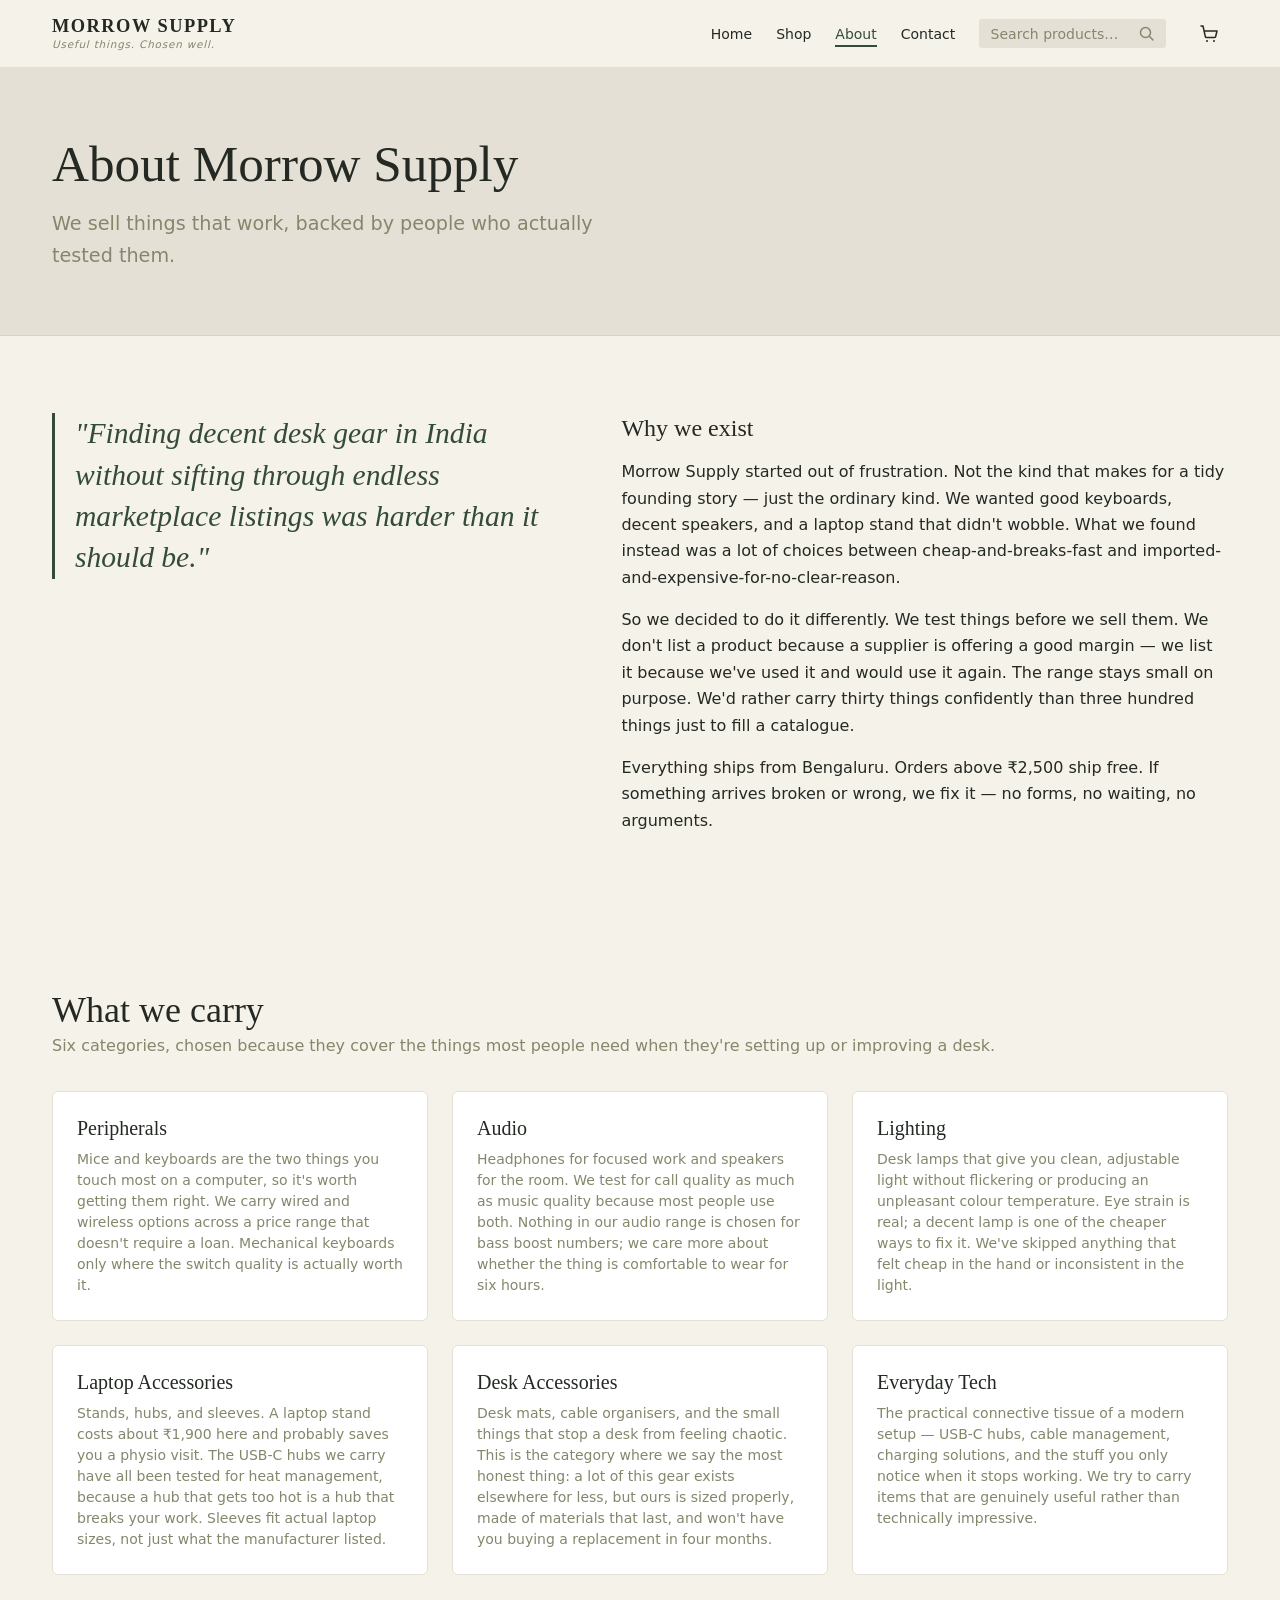
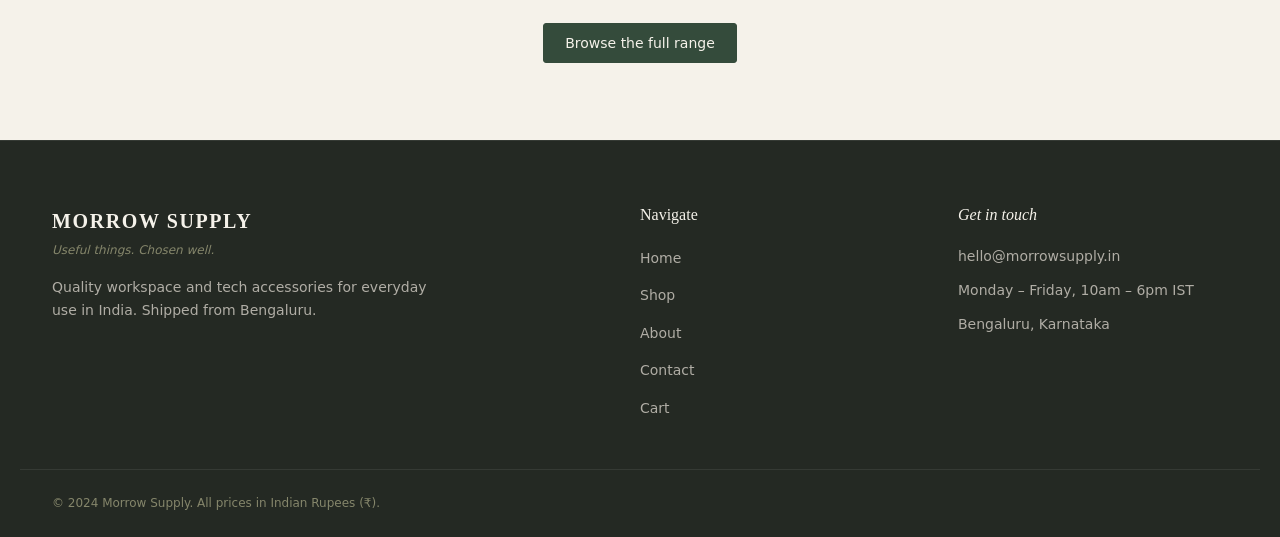
<file: about.html>
<!DOCTYPE html>
<html lang="en">
<head>
  <meta charset="UTF-8" />
  <meta name="viewport" content="width=device-width, initial-scale=1.0" />
  <title>About — Morrow Supply</title>
  <meta name="description" content="Morrow Supply is an Indian tech and workspace accessories retailer. We test what we sell and stock only what works." />
  <link rel="icon" type="image/svg+xml" href="./assets/images/favicon.svg" />
  <link rel="stylesheet" href="./css/style.css?v=2" />
</head>
<body class="page-about">

  <!-- ===================== HEADER / NAV ===================== -->
  <header class="site-header" id="site-header">
    <nav class="nav-inner" role="navigation" aria-label="Main navigation">

      <!-- Logo -->
      <a href="./index.html" class="nav-logo" aria-label="Morrow Supply home">
        <span class="logo-name">MORROW SUPPLY</span>
        <span class="logo-tagline">Useful things. Chosen well.</span>
      </a>

      <!-- Primary nav links -->
      <ul class="nav-links" id="nav-menu" role="list">
        <li><a href="./index.html" class="nav-link" data-page="home">Home</a></li>
        <li><a href="./shop.html" class="nav-link" data-page="shop">Shop</a></li>
        <li><a href="./about.html" class="nav-link" data-page="about">About</a></li>
        <li><a href="./contact.html" class="nav-link" data-page="contact">Contact</a></li>
      </ul>

      <!-- Search -->
      <form class="nav-search" role="search" action="./shop.html" method="get">
        <label for="nav-search-input" class="sr-only">Search products</label>
        <input
          type="search"
          id="nav-search-input"
          name="q"
          class="nav-search-input"
          placeholder="Search products…"
          autocomplete="off"
        />
        <button type="submit" class="nav-search-btn" aria-label="Search">
          <svg width="16" height="16" viewBox="0 0 16 16" fill="none" aria-hidden="true">
            <circle cx="6.5" cy="6.5" r="5" stroke="currentColor" stroke-width="1.5"/>
            <path d="M10.5 10.5L14 14" stroke="currentColor" stroke-width="1.5" stroke-linecap="round"/>
          </svg>
        </button>
      </form>

      <!-- Cart -->
      <a href="./cart.html" class="nav-cart" aria-label="View cart">
        <svg width="20" height="20" viewBox="0 0 20 20" fill="none" aria-hidden="true">
          <path d="M2 2h2l2.4 10.8a1 1 0 0 0 1 .7h8.2a1 1 0 0 0 1-.8L18 7H5" stroke="currentColor" stroke-width="1.5" stroke-linecap="round" stroke-linejoin="round"/>
          <circle cx="8" cy="17" r="1" fill="currentColor"/>
          <circle cx="15" cy="17" r="1" fill="currentColor"/>
        </svg>
        <span class="cart-count" id="cart-count" hidden>0</span>
      </a>

      <!-- Mobile hamburger -->
      <button class="nav-hamburger" id="menu-toggle" aria-label="Open menu" aria-expanded="false" aria-controls="nav-menu">
        <span></span><span></span><span></span>
      </button>

    </nav>
  </header>

  <main>

    <!-- ===================== PAGE HERO ===================== -->
    <section class="about-hero" aria-labelledby="about-hero-heading">
      <div class="container">
        <h1 class="about-hero-heading" id="about-hero-heading">About Morrow Supply</h1>
        <p class="about-hero-lead">
          We sell things that work, backed by people who actually tested them.
        </p>
      </div>
    </section>

    <!-- ===================== BRAND PHILOSOPHY ===================== -->
    <section class="section about-philosophy" aria-labelledby="philosophy-heading">
      <div class="container about-philosophy-inner">

        <!-- Left: pullquote -->
        <div class="about-pullquote-wrap">
          <blockquote class="about-pullquote">
            "Finding decent desk gear in India without sifting through endless
            marketplace listings was harder than it should be."
          </blockquote>
        </div>

        <!-- Right: paragraphs -->
        <div class="about-philosophy-text" id="philosophy-heading">
          <h2 class="about-philosophy-heading">Why we exist</h2>

          <p>
            Morrow Supply started out of frustration. Not the kind that makes
            for a tidy founding story — just the ordinary kind. We wanted good
            keyboards, decent speakers, and a laptop stand that didn't wobble.
            What we found instead was a lot of choices between cheap-and-breaks-fast
            and imported-and-expensive-for-no-clear-reason.
          </p>

          <p>
            So we decided to do it differently. We test things before we sell them.
            We don't list a product because a supplier is offering a good margin —
            we list it because we've used it and would use it again. The range stays
            small on purpose. We'd rather carry thirty things confidently than three
            hundred things just to fill a catalogue.
          </p>

          <p>
            Everything ships from Bengaluru. Orders above ₹2,500 ship free.
            If something arrives broken or wrong, we fix it — no forms,
            no waiting, no arguments.
          </p>
        </div>

      </div>
    </section>

    <!-- ===================== WHAT WE CARRY ===================== -->
    <section class="section about-categories" aria-labelledby="categories-heading">
      <div class="container">
        <h2 class="section-title" id="categories-heading">What we carry</h2>
        <p class="about-categories-intro">
          Six categories, chosen because they cover the things most people need
          when they're setting up or improving a desk.
        </p>

        <ul class="about-categories-grid" role="list">

          <li class="about-category-block">
            <h3 class="about-category-name">Peripherals</h3>
            <p class="about-category-desc">
              Mice and keyboards are the two things you touch most on a computer,
              so it's worth getting them right. We carry wired and wireless options
              across a price range that doesn't require a loan. Mechanical keyboards
              only where the switch quality is actually worth it.
            </p>
          </li>

          <li class="about-category-block">
            <h3 class="about-category-name">Audio</h3>
            <p class="about-category-desc">
              Headphones for focused work and speakers for the room. We test for
              call quality as much as music quality because most people use both.
              Nothing in our audio range is chosen for bass boost numbers;
              we care more about whether the thing is comfortable to wear for six hours.
            </p>
          </li>

          <li class="about-category-block">
            <h3 class="about-category-name">Lighting</h3>
            <p class="about-category-desc">
              Desk lamps that give you clean, adjustable light without flickering
              or producing an unpleasant colour temperature. Eye strain is real;
              a decent lamp is one of the cheaper ways to fix it. We've skipped
              anything that felt cheap in the hand or inconsistent in the light.
            </p>
          </li>

          <li class="about-category-block">
            <h3 class="about-category-name">Laptop Accessories</h3>
            <p class="about-category-desc">
              Stands, hubs, and sleeves. A laptop stand costs about ₹1,900 here
              and probably saves you a physio visit. The USB-C hubs we carry have
              all been tested for heat management, because a hub that gets too hot
              is a hub that breaks your work. Sleeves fit actual laptop sizes,
              not just what the manufacturer listed.
            </p>
          </li>

          <li class="about-category-block">
            <h3 class="about-category-name">Desk Accessories</h3>
            <p class="about-category-desc">
              Desk mats, cable organisers, and the small things that stop a desk
              from feeling chaotic. This is the category where we say the most
              honest thing: a lot of this gear exists elsewhere for less, but ours
              is sized properly, made of materials that last, and won't have you
              buying a replacement in four months.
            </p>
          </li>

          <li class="about-category-block">
            <h3 class="about-category-name">Everyday Tech</h3>
            <p class="about-category-desc">
              The practical connective tissue of a modern setup — USB-C hubs,
              cable management, charging solutions, and the stuff you only notice
              when it stops working. We try to carry items that are genuinely
              useful rather than technically impressive.
            </p>
          </li>

        </ul>

        <div class="about-cta-wrap">
          <a href="./shop.html" class="btn btn-primary">Browse the full range</a>
        </div>

      </div>
    </section>

  </main>

  <!-- ===================== FOOTER ===================== -->
  <footer class="site-footer" role="contentinfo">
    <div class="footer-inner">

      <!-- Col 1: Brand -->
      <div class="footer-col footer-brand">
        <span class="footer-logo">MORROW SUPPLY</span>
        <p class="footer-tagline">Useful things. Chosen well.</p>
        <p class="footer-blurb">
          Quality workspace and tech accessories for everyday use in India.
          Shipped from Bengaluru.
        </p>
      </div>

      <!-- Col 2: Links -->
      <nav class="footer-col footer-links" aria-label="Footer navigation">
        <h3 class="footer-heading">Navigate</h3>
        <ul role="list">
          <li><a href="./index.html">Home</a></li>
          <li><a href="./shop.html">Shop</a></li>
          <li><a href="./about.html">About</a></li>
          <li><a href="./contact.html">Contact</a></li>
          <li><a href="./cart.html">Cart</a></li>
        </ul>
      </nav>

      <!-- Col 3: Contact -->
      <address class="footer-col footer-contact">
        <h3 class="footer-heading">Get in touch</h3>
        <ul role="list">
          <li>
            <a href="mailto:hello@morrowsupply.in">hello@morrowsupply.in</a>
          </li>
          <li>Monday – Friday, 10am – 6pm IST</li>
          <li>Bengaluru, Karnataka</li>
        </ul>
      </address>

    </div>
    <div class="footer-bottom">
      <p>&copy; 2024 Morrow Supply. All prices in Indian Rupees (₹).</p>
    </div>
  </footer>

  <!-- Scripts -->
  <script src="./js/main.js"></script>

</body>
</html>
</file>
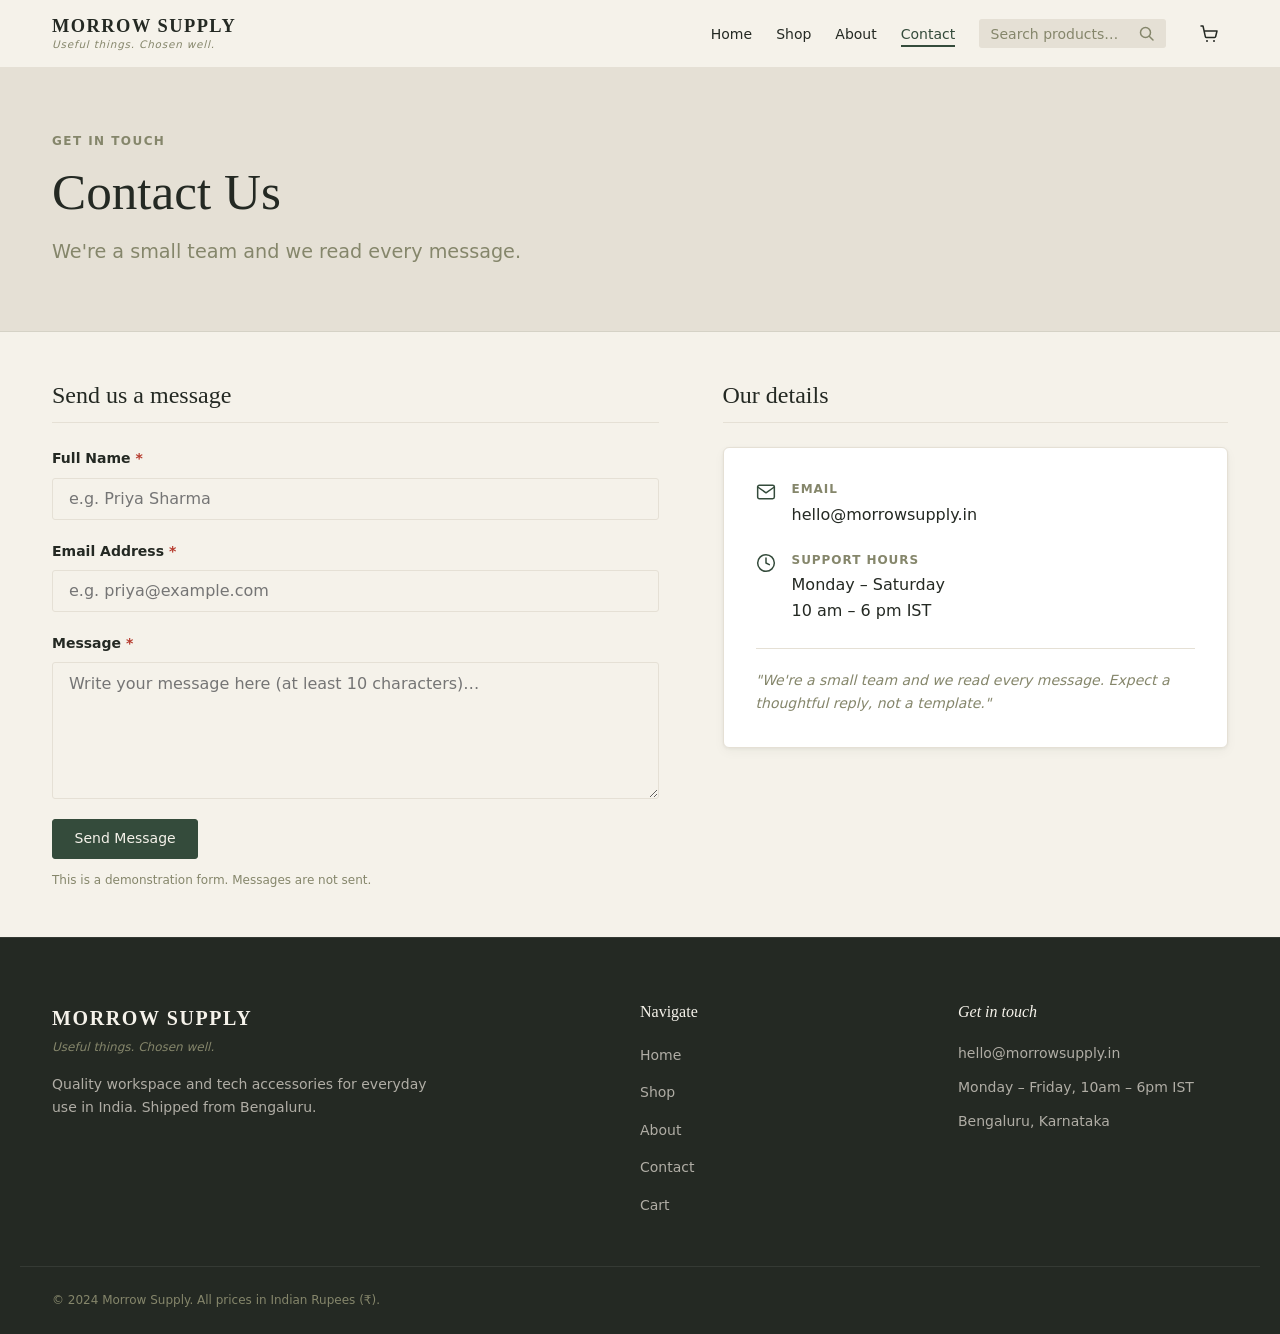
<file: contact.html>
<!DOCTYPE html>
<html lang="en">
<head>
  <meta charset="UTF-8" />
  <meta name="viewport" content="width=device-width, initial-scale=1.0" />
  <title>Contact Us — Morrow Supply</title>
  <meta name="description" content="Get in touch with the Morrow Supply team. We read every message." />
  <link rel="icon" type="image/svg+xml" href="./assets/images/favicon.svg" />
  <link rel="stylesheet" href="./css/style.css?v=2" />
</head>
<body>

  <!-- HEADER -->
  <header class="site-header" id="site-header">
    <nav class="nav-inner" role="navigation" aria-label="Main navigation">

      <a href="./index.html" class="nav-logo" aria-label="Morrow Supply home">
        <span class="logo-name">MORROW SUPPLY</span>
        <span class="logo-tagline">Useful things. Chosen well.</span>
      </a>

      <ul class="nav-links" id="nav-menu" role="list">
        <li><a href="./index.html" class="nav-link">Home</a></li>
        <li><a href="./shop.html" class="nav-link">Shop</a></li>
        <li><a href="./about.html" class="nav-link">About</a></li>
        <li><a href="./contact.html" class="nav-link">Contact</a></li>
      </ul>

      <form class="nav-search" role="search" action="./shop.html" method="get">
        <label for="nav-search-input" class="sr-only">Search products</label>
        <input type="search" id="nav-search-input" name="q" class="nav-search-input" placeholder="Search products…" autocomplete="off" />
        <button type="submit" class="nav-search-btn" aria-label="Search">
          <svg width="16" height="16" viewBox="0 0 16 16" fill="none" aria-hidden="true">
            <circle cx="6.5" cy="6.5" r="5" stroke="currentColor" stroke-width="1.5"/>
            <path d="M10.5 10.5L14 14" stroke="currentColor" stroke-width="1.5" stroke-linecap="round"/>
          </svg>
        </button>
      </form>

      <a href="./cart.html" class="nav-cart" aria-label="View cart">
        <svg width="20" height="20" viewBox="0 0 20 20" fill="none" aria-hidden="true">
          <path d="M2 2h2l2.4 10.8a1 1 0 0 0 1 .7h8.2a1 1 0 0 0 1-.8L18 7H5" stroke="currentColor" stroke-width="1.5" stroke-linecap="round" stroke-linejoin="round"/>
          <circle cx="8" cy="17" r="1" fill="currentColor"/>
          <circle cx="15" cy="17" r="1" fill="currentColor"/>
        </svg>
        <span class="cart-count" id="cart-count" hidden>0</span>
      </a>

      <button class="nav-hamburger" id="menu-toggle" aria-label="Open menu" aria-expanded="false" aria-controls="nav-menu">
        <span></span><span></span><span></span>
      </button>

    </nav>
  </header>

  <!-- PAGE HERO -->
  <section class="page-hero">
    <div class="container">
      <p class="page-hero-eyebrow">Get in touch</p>
      <h1 class="page-hero-title">Contact Us</h1>
      <p class="page-hero-sub">We're a small team and we read every message.</p>
    </div>
  </section>

  <!-- MAIN CONTENT -->
  <main class="contact-main container" id="main-content">

    <!-- FORM COLUMN -->
    <section class="contact-form-col" aria-labelledby="form-heading">
      <h2 id="form-heading" class="contact-col-heading">Send us a message</h2>

      <!-- Success state (hidden until valid submit) -->
      <div class="contact-success" id="contact-success" role="alert" aria-live="polite" hidden>
        <div class="success-icon" aria-hidden="true">
          <svg xmlns="http://www.w3.org/2000/svg" width="40" height="40" viewBox="0 0 24 24" fill="none" stroke="currentColor" stroke-width="1.8" stroke-linecap="round" stroke-linejoin="round">
            <path d="M22 11.08V12a10 10 0 1 1-5.93-9.14"/>
            <polyline points="22 4 12 14.01 9 11.01"/>
          </svg>
        </div>
        <h3 class="success-heading">Thanks for getting in touch</h3>
        <p class="success-body">Your details passed the form check. This demo does not send messages.</p>
        <button class="btn btn-secondary" id="reset-btn" type="button">Send another message</button>
      </div>

      <!-- Contact form -->
      <form class="contact-form" id="contact-form" novalidate>

        <!-- Full Name -->
        <div class="form-group" id="group-name">
          <label class="form-label" for="contact-name">
            Full Name <span class="required-mark" aria-hidden="true">*</span>
          </label>
          <input
            class="form-input"
            type="text"
            id="contact-name"
            name="name"
            autocomplete="name"
            placeholder="e.g. Priya Sharma"
            required
            aria-describedby="error-name"
          />
          <span class="form-error" id="error-name" role="alert" aria-live="polite"></span>
        </div>

        <!-- Email -->
        <div class="form-group" id="group-email">
          <label class="form-label" for="contact-email">
            Email Address <span class="required-mark" aria-hidden="true">*</span>
          </label>
          <input
            class="form-input"
            type="email"
            id="contact-email"
            name="email"
            autocomplete="email"
            placeholder="e.g. priya@example.com"
            required
            aria-describedby="error-email"
          />
          <span class="form-error" id="error-email" role="alert" aria-live="polite"></span>
        </div>

        <!-- Message -->
        <div class="form-group" id="group-message">
          <label class="form-label" for="contact-message">
            Message <span class="required-mark" aria-hidden="true">*</span>
          </label>
          <textarea
            class="form-input form-textarea"
            id="contact-message"
            name="message"
            rows="6"
            placeholder="Write your message here (at least 10 characters)…"
            required
            aria-describedby="error-message"
          ></textarea>
          <span class="form-error" id="error-message" role="alert" aria-live="polite"></span>
        </div>

        <div class="form-actions">
          <button class="btn btn-primary" type="submit">Send Message</button>
          <p class="form-disclaimer">
            This is a demonstration form. Messages are not sent.
          </p>
        </div>

      </form>
    </section>

    <!-- INFO COLUMN -->
    <aside class="contact-info-col" aria-labelledby="info-heading">
      <h2 id="info-heading" class="contact-col-heading">Our details</h2>

      <div class="contact-info-card">
        <div class="info-block">
          <div class="info-icon" aria-hidden="true">
            <svg xmlns="http://www.w3.org/2000/svg" width="20" height="20" viewBox="0 0 24 24" fill="none" stroke="currentColor" stroke-width="1.8" stroke-linecap="round" stroke-linejoin="round">
              <path d="M4 4h16c1.1 0 2 .9 2 2v12c0 1.1-.9 2-2 2H4c-1.1 0-2-.9-2-2V6c0-1.1.9-2 2-2z"/>
              <polyline points="22,6 12,13 2,6"/>
            </svg>
          </div>
          <div class="info-content">
            <span class="info-label">Email</span>
            <a href="mailto:hello@morrowsupply.in" class="info-value info-link">hello@morrowsupply.in</a>
          </div>
        </div>

        <div class="info-block">
          <div class="info-icon" aria-hidden="true">
            <svg xmlns="http://www.w3.org/2000/svg" width="20" height="20" viewBox="0 0 24 24" fill="none" stroke="currentColor" stroke-width="1.8" stroke-linecap="round" stroke-linejoin="round">
              <circle cx="12" cy="12" r="10"/>
              <polyline points="12 6 12 12 16 14"/>
            </svg>
          </div>
          <div class="info-content">
            <span class="info-label">Support Hours</span>
            <span class="info-value">Monday – Saturday</span>
            <span class="info-value">10 am – 6 pm IST</span>
          </div>
        </div>

        <div class="info-note">
          <p>"We're a small team and we read every message. Expect a thoughtful reply, not a template."</p>
        </div>
      </div>
    </aside>

  </main>

  <!-- ===================== FOOTER ===================== -->
  <footer class="site-footer" role="contentinfo">
    <div class="footer-inner">

      <div class="footer-col footer-brand">
        <span class="footer-logo">MORROW SUPPLY</span>
        <p class="footer-tagline">Useful things. Chosen well.</p>
        <p class="footer-blurb">
          Quality workspace and tech accessories for everyday use in India.
          Shipped from Bengaluru.
        </p>
      </div>

      <nav class="footer-col footer-links" aria-label="Footer navigation">
        <h3 class="footer-heading">Navigate</h3>
        <ul role="list">
          <li><a href="./index.html">Home</a></li>
          <li><a href="./shop.html">Shop</a></li>
          <li><a href="./about.html">About</a></li>
          <li><a href="./contact.html">Contact</a></li>
          <li><a href="./cart.html">Cart</a></li>
        </ul>
      </nav>

      <address class="footer-col footer-contact">
        <h3 class="footer-heading">Get in touch</h3>
        <ul role="list">
          <li>
            <a href="mailto:hello@morrowsupply.in">hello@morrowsupply.in</a>
          </li>
          <li>Monday – Friday, 10am – 6pm IST</li>
          <li>Bengaluru, Karnataka</li>
        </ul>
      </address>

    </div>
    <div class="footer-bottom">
      <p>&copy; 2024 Morrow Supply. All prices in Indian Rupees (₹).</p>
    </div>
  </footer>

  <script src="./js/main.js"></script>

  <!-- INLINE CONTACT FORM VALIDATION -->
  <script>
    (function () {
      'use strict';

      const form        = document.getElementById('contact-form');
      const successBox  = document.getElementById('contact-success');
      const resetBtn    = document.getElementById('reset-btn');

      const fields = {
        name:    { input: document.getElementById('contact-name'),    error: document.getElementById('error-name')    },
        email:   { input: document.getElementById('contact-email'),   error: document.getElementById('error-email')   },
        message: { input: document.getElementById('contact-message'), error: document.getElementById('error-message') }
      };

      // ── Validators ──────────────────────────────────────────────────────────

      function isValidEmail(value) {
        // RFC-ish pattern — good enough for a contact form
        return /^[^\s@]+@[^\s@]+\.[^\s@]{2,}$/.test(value.trim());
      }

      function validateField(key) {
        const { input, error } = fields[key];
        const value = input.value;
        let message = '';

        if (key === 'name') {
          if (!value.trim()) message = 'Please enter your full name.';
        } else if (key === 'email') {
          if (!value.trim()) {
            message = 'Please enter your email address.';
          } else if (!isValidEmail(value)) {
            message = 'Please enter a valid email address (e.g. name@example.com).';
          }
        } else if (key === 'message') {
          if (!value.trim()) {
            message = 'Please write a message before sending.';
          } else if (value.trim().length < 10) {
            message = 'Your message must be at least 10 characters long.';
          }
        }

        setError(key, message);
        return message === '';
      }

      function setError(key, message) {
        const { input, error } = fields[key];
        const group = document.getElementById('group-' + key);

        error.textContent = message;

        if (message) {
          input.setAttribute('aria-invalid', 'true');
          group.classList.add('has-error');
        } else {
          input.removeAttribute('aria-invalid');
          group.classList.remove('has-error');
        }
      }

      // ── Live validation (blur + input after first attempt) ──────────────────

      let submitted = false;

      Object.keys(fields).forEach(function (key) {
        const { input } = fields[key];

        input.addEventListener('blur', function () {
          if (submitted) validateField(key);
        });

        input.addEventListener('input', function () {
          if (submitted) validateField(key);
        });
      });

      // ── Submit ───────────────────────────────────────────────────────────────

      form.addEventListener('submit', function (e) {
        e.preventDefault();
        submitted = true;

        const nameOk    = validateField('name');
        const emailOk   = validateField('email');
        const messageOk = validateField('message');

        if (!nameOk || !emailOk || !messageOk) {
          // Focus first invalid field
          const firstInvalid = Object.keys(fields).find(function (k) {
            return fields[k].input.getAttribute('aria-invalid') === 'true';
          });
          if (firstInvalid) fields[firstInvalid].input.focus();
          return;
        }

        // All valid — show success
        form.hidden = true;
        successBox.hidden = false;
        successBox.focus();
      });

      // ── Reset ────────────────────────────────────────────────────────────────

      resetBtn.addEventListener('click', function () {
        form.reset();
        submitted = false;

        // Clear all errors
        Object.keys(fields).forEach(function (key) {
          setError(key, '');
        });

        successBox.hidden = true;
        form.hidden = false;

        // Focus first field
        fields.name.input.focus();
      });

    }());
  </script>

</body>
</html>
</file>
<file: css/style.css>
/* ============================================================
   MORROW SUPPLY — Global Stylesheet
   "Useful things. Chosen well."
   Clean, consolidated, responsive design system.
   ============================================================ */

/* ────────────────────────────────────────────────────────────
   1. DESIGN TOKENS
──────────────────────────────────────────────────────────── */
:root {
  /* Brand Palette */
  --color-ivory   : #F5F2EA;
  --color-ink     : #242923;
  --color-green   : #344B3B;
  --color-olive   : #85866B;
  --color-terra   : #B96F51;
  --color-stone   : #E5E0D5;
  --color-white   : #FFFFFF;
  --color-error   : #B63B2E;
  --color-success : #2E6B45;

  /* Typography */
  --font-serif : Georgia, 'Times New Roman', serif;
  --font-sans  : system-ui, -apple-system, 'Segoe UI', Roboto, Helvetica, Arial, sans-serif;

  /* Font Sizes */
  --text-xs   : 0.75rem;    /* 12px */
  --text-sm   : 0.875rem;   /* 14px */
  --text-base : 1rem;       /* 16px */
  --text-md   : 1.125rem;   /* 18px */
  --text-lg   : 1.25rem;    /* 20px */
  --text-xl   : 1.5rem;     /* 24px */
  --text-2xl  : 2rem;       /* 32px */
  --text-3xl  : 2.75rem;    /* 44px */
  --text-4xl  : 3.5rem;     /* 56px */

  /* Spacing Scale */
  --space-1  : 0.25rem;   /* 4px */
  --space-2  : 0.5rem;    /* 8px */
  --space-3  : 0.75rem;   /* 12px */
  --space-4  : 1rem;      /* 16px */
  --space-5  : 1.25rem;   /* 20px */
  --space-6  : 1.5rem;    /* 24px */
  --space-8  : 2rem;      /* 32px */
  --space-10 : 2.5rem;    /* 40px */
  --space-12 : 3rem;      /* 48px */
  --space-16 : 4rem;      /* 64px */
  --space-20 : 5rem;      /* 80px */

  /* Borders & Radii */
  --radius-sm   : 3px;
  --radius-md   : 4px;
  --radius-card : 6px;
  --radius-pill : 9999px;

  /* Shadows */
  --shadow-card  : 0 1px 3px rgba(36, 41, 35, 0.06), 0 4px 12px rgba(36, 41, 35, 0.04);
  --shadow-hover : 0 6px 20px rgba(36, 41, 35, 0.1);
  --shadow-modal : 0 10px 30px rgba(36, 41, 35, 0.15);

  /* Transitions */
  --transition-fast : 150ms ease;
  --transition-base : 220ms ease;

  /* Layout Consts */
  --max-width     : 1240px;
  --header-height : 68px;
  --gutter        : clamp(1rem, 4vw, 2rem);
}

/* ────────────────────────────────────────────────────────────
   2. RESET & BASE
──────────────────────────────────────────────────────────── */
*, *::before, *::after {
  box-sizing: border-box;
  margin: 0;
  padding: 0;
}

html {
  scroll-behavior: smooth;
  -webkit-text-size-adjust: 100%;
}

body {
  font-family: var(--font-sans);
  font-size: var(--text-base);
  line-height: 1.6;
  color: var(--color-ink);
  background-color: var(--color-ivory);
  min-height: 100vh;
  display: flex;
  flex-direction: column;
}

main {
  flex: 1 0 auto;
}

img, svg {
  display: block;
  max-width: 100%;
  height: auto;
}

a {
  color: inherit;
  text-decoration: none;
  transition: color var(--transition-fast);
}

button, input, select, textarea {
  font-family: inherit;
  font-size: inherit;
}

/* Global Centred Container */
.container {
  width: 100%;
  max-width: var(--max-width);
  margin-inline: auto;
  padding-inline: var(--gutter);
}

[hidden] {
  display: none !important;
}

/* Accessibility / Screen-reader only */
.sr-only {
  position: absolute;
  width: 1px;
  height: 1px;
  padding: 0;
  margin: -1px;
  overflow: hidden;
  clip: rect(0, 0, 0, 0);
  white-space: nowrap;
  border: 0;
}

/* ────────────────────────────────────────────────────────────
   3. TYPOGRAPHY
──────────────────────────────────────────────────────────── */
h1, h2, h3, h4, h5, h6 {
  font-family: var(--font-serif);
  font-weight: normal;
  line-height: 1.25;
  color: var(--color-ink);
}

p {
  line-height: 1.65;
}

/* ────────────────────────────────────────────────────────────
   4. BUTTONS
──────────────────────────────────────────────────────────── */
.btn {
  display: inline-flex;
  align-items: center;
  justify-content: center;
  gap: var(--space-2);
  font-family: var(--font-sans);
  font-size: var(--text-sm);
  font-weight: 500;
  padding: 0.65rem 1.35rem;
  border-radius: var(--radius-sm);
  border: 1.5px solid transparent;
  cursor: pointer;
  text-decoration: none;
  line-height: 1.2;
  transition: background-color var(--transition-fast), border-color var(--transition-fast), color var(--transition-fast), transform var(--transition-fast);
  white-space: nowrap;
}

.btn:active {
  transform: translateY(1px);
}

.btn:disabled,
.btn[disabled] {
  opacity: 0.45;
  cursor: not-allowed;
  pointer-events: none;
}

/* Primary Button (Forest Green) */
.btn-primary,
.btn--primary {
  background-color: var(--color-green);
  color: var(--color-ivory);
  border-color: var(--color-green);
}
.btn-primary:hover,
.btn--primary:hover {
  background-color: var(--color-ink);
  border-color: var(--color-ink);
  color: var(--color-ivory);
}

/* Secondary Button (Stone / Muted) */
.btn-secondary,
.btn--secondary {
  background-color: var(--color-stone);
  color: var(--color-ink);
  border-color: var(--color-stone);
}
.btn-secondary:hover,
.btn--secondary:hover {
  background-color: var(--color-olive);
  border-color: var(--color-olive);
  color: var(--color-ivory);
}

/* Outline Button */
.btn-outline,
.btn--outline {
  background-color: transparent;
  color: var(--color-ink);
  border-color: var(--color-ink);
}
.btn-outline:hover,
.btn--outline:hover {
  background-color: var(--color-ink);
  color: var(--color-ivory);
}

/* Sizing Helpers */
.btn-sm  { padding: 0.4rem 0.85rem; font-size: var(--text-xs); }
.btn-lg  { padding: 0.85rem 1.75rem; font-size: var(--text-base); }
.btn-block { width: 100%; }
.mt-sm   { margin-top: var(--space-3); }

/* ────────────────────────────────────────────────────────────
   5. HEADER & NAVIGATION
──────────────────────────────────────────────────────────── */
.site-header {
  position: sticky;
  top: 0;
  z-index: 100;
  background-color: var(--color-ivory);
  border-bottom: 1px solid var(--color-stone);
  height: var(--header-height);
}

.nav-inner {
  max-width: var(--max-width);
  margin-inline: auto;
  padding-inline: var(--gutter);
  height: 100%;
  display: flex;
  align-items: center;
  gap: var(--space-6);
}

/* Brand Logo */
.nav-logo {
  display: flex;
  flex-direction: column;
  line-height: 1.15;
  text-decoration: none;
  flex-shrink: 0;
  gap: 1px;
}
.logo-name {
  font-family: var(--font-serif);
  font-size: 1.15rem;
  font-weight: 600;
  letter-spacing: 0.08em;
  color: var(--color-ink);
  text-transform: uppercase;
}
.logo-tagline {
  font-size: 0.65rem;
  color: var(--color-olive);
  letter-spacing: 0.08em;
  font-style: italic;
}

/* Primary Nav Links */
.nav-links {
  list-style: none;
  display: flex;
  align-items: center;
  gap: var(--space-6);
  margin-left: auto;
}
.nav-links li {
  display: inline;
}
.nav-links a,
.nav-link {
  font-size: var(--text-sm);
  font-weight: 500;
  color: var(--color-ink);
  padding-bottom: 3px;
  border-bottom: 2px solid transparent;
  transition: color var(--transition-fast), border-color var(--transition-fast);
}
.nav-links a:hover,
.nav-links a.active,
.nav-link.active,
.nav-active {
  color: var(--color-green);
  border-bottom-color: var(--color-green);
}

/* Header Search */
.nav-search {
  display: flex;
  align-items: center;
  gap: var(--space-2);
  background: var(--color-stone);
  border: 1px solid transparent;
  border-radius: var(--radius-sm);
  padding: 0.35rem 0.65rem;
  transition: border-color var(--transition-fast);
}
.nav-search:focus-within {
  border-color: var(--color-olive);
  outline: 2px solid var(--color-green);
  outline-offset: 1px;
}
.nav-search-input {
  background: none;
  border: none;
  outline: none;
  font-size: var(--text-sm);
  color: var(--color-ink);
  width: 140px;
}
.nav-search-input::placeholder {
  color: var(--color-olive);
}
.nav-search-btn {
  background: none;
  border: none;
  cursor: pointer;
  color: var(--color-olive);
  display: flex;
  align-items: center;
  padding: 0;
  transition: color var(--transition-fast);
}
.nav-search-btn:hover {
  color: var(--color-green);
}

/* Header Cart Icon */
.nav-cart,
.cart-link {
  position: relative;
  display: flex;
  align-items: center;
  justify-content: center;
  width: 38px;
  height: 38px;
  border-radius: var(--radius-sm);
  color: var(--color-ink);
  transition: color var(--transition-fast);
  text-decoration: none;
  flex-shrink: 0;
}
.nav-cart:hover,
.cart-link:hover {
  color: var(--color-green);
}
.cart-count,
.cart-badge {
  position: absolute;
  top: 1px;
  right: 1px;
  background-color: var(--color-terra);
  color: var(--color-white);
  font-size: 10px;
  font-weight: 700;
  min-width: 16px;
  height: 16px;
  border-radius: 8px;
  display: flex;
  align-items: center;
  justify-content: center;
  padding: 0 4px;
  line-height: 1;
}

/* Mobile Hamburger Toggle */
.nav-hamburger,
.hamburger {
  display: none;
  flex-direction: column;
  justify-content: center;
  gap: 5px;
  width: 38px;
  height: 38px;
  background: none;
  border: none;
  cursor: pointer;
  padding: 6px;
  flex-shrink: 0;
}
.nav-hamburger span,
.hamburger span {
  display: block;
  width: 22px;
  height: 2px;
  background-color: var(--color-ink);
  border-radius: 1px;
  transition: transform var(--transition-base), opacity var(--transition-base);
}

/* ────────────────────────────────────────────────────────────
   6. HOMEPAGE — HERO SECTION
──────────────────────────────────────────────────────────── */
.hero {
  background-color: var(--color-stone);
  border-bottom: 1px solid rgba(36, 41, 35, 0.08);
  overflow: hidden;
}

.hero-inner {
  max-width: var(--max-width);
  margin-inline: auto;
  padding-inline: var(--gutter);
  padding-block: clamp(2.5rem, 5vw, 4.5rem);
  display: grid;
  grid-template-columns: 1.15fr 1fr;
  align-items: center;
  gap: clamp(2rem, 5vw, 4.5rem);
}

.hero-copy {
  display: flex;
  flex-direction: column;
  align-items: flex-start;
  gap: var(--space-5);
  max-width: 520px;
}

.hero-headline {
  font-family: var(--font-serif);
  font-size: clamp(2.4rem, 5vw, 3.8rem);
  font-weight: normal;
  line-height: 1.12;
  letter-spacing: -0.02em;
  color: var(--color-ink);
}

.hero-subtext {
  font-size: clamp(1rem, 2vw, 1.125rem);
  color: var(--color-olive);
  line-height: 1.65;
  max-width: 440px;
}

.hero-images {
  display: flex;
  justify-content: center;
  align-items: center;
  width: 100%;
}

.hero-image-grid {
  display: grid;
  grid-template-columns: 1.3fr 1fr;
  grid-template-rows: 140px 140px;
  gap: var(--space-4);
  width: 100%;
  max-width: 460px;
}

.hero-img-block {
  background-color: var(--color-ivory);
  border: 1px solid rgba(36, 41, 35, 0.08);
  border-radius: var(--radius-card);
  padding: var(--space-4);
  display: flex;
  align-items: center;
  justify-content: center;
  overflow: hidden;
  box-shadow: var(--shadow-card);
}

.hero-img-block--tall {
  grid-row: 1 / 3;
}

.hero-product-img {
  width: 100%;
  height: 100%;
  max-height: 100%;
  object-fit: contain;
}

/* ────────────────────────────────────────────────────────────
   7. HOMEPAGE SECTIONS
──────────────────────────────────────────────────────────── */
.section {
  padding-block: clamp(3rem, 6vw, 5rem);
}

.section-header {
  display: flex;
  justify-content: space-between;
  align-items: baseline;
  margin-bottom: var(--space-8);
  padding-bottom: var(--space-3);
  border-bottom: 1px solid var(--color-stone);
}

.section-title {
  font-family: var(--font-serif);
  font-size: clamp(1.6rem, 3vw, 2.25rem);
  font-weight: normal;
  color: var(--color-ink);
}

.section-link {
  font-size: var(--text-sm);
  font-weight: 500;
  color: var(--color-green);
  transition: color var(--transition-fast);
}
.section-link:hover {
  color: var(--color-ink);
}

/* Featured Products Grid */
.product-grid,
#featured-products-grid,
.products-grid {
  display: grid;
  grid-template-columns: repeat(auto-fill, minmax(270px, 1fr));
  gap: var(--space-8);
}

/* Category Grid */
.categories {
  background-color: var(--color-ivory);
  border-top: 1px solid var(--color-stone);
}

.categories .section-title {
  margin-bottom: var(--space-8);
  padding-bottom: var(--space-3);
  border-bottom: 1px solid var(--color-stone);
}

.category-grid {
  list-style: none;
  display: grid;
  grid-template-columns: repeat(auto-fill, minmax(280px, 1fr));
  gap: var(--space-5);
}

.category-card {
  background-color: var(--color-white);
  border: 1px solid var(--color-stone);
  border-radius: var(--radius-card);
  transition: transform var(--transition-fast), border-color var(--transition-fast), box-shadow var(--transition-fast);
  overflow: hidden;
}
.category-card:hover {
  border-color: var(--color-green);
  transform: translateY(-2px);
  box-shadow: var(--shadow-hover);
}
.category-link {
  display: flex;
  flex-direction: column;
  gap: var(--space-2);
  padding: var(--space-6);
  text-decoration: none;
  color: inherit;
  height: 100%;
}
.category-icon {
  font-size: 1.75rem;
  line-height: 1;
  margin-bottom: var(--space-1);
}
.category-name {
  font-family: var(--font-serif);
  font-size: var(--text-lg);
  color: var(--color-ink);
  font-weight: normal;
}
.category-desc {
  font-size: var(--text-sm);
  color: var(--color-olive);
  line-height: 1.5;
}

/* Brand Story Section */
.brand-story {
  background-color: var(--color-stone);
  border-top: 1px solid rgba(36, 41, 35, 0.08);
  border-bottom: 1px solid rgba(36, 41, 35, 0.08);
}

.brand-story-inner {
  display: grid;
  grid-template-columns: 180px 1fr;
  gap: var(--space-12);
  align-items: start;
}

.brand-story-label {
  font-size: var(--text-xs);
  font-weight: 600;
  text-transform: uppercase;
  letter-spacing: 0.12em;
  color: var(--color-olive);
  padding-top: var(--space-2);
}

.brand-story-heading {
  font-family: var(--font-serif);
  font-size: clamp(1.8rem, 3.5vw, 2.5rem);
  font-weight: normal;
  margin-bottom: var(--space-6);
  color: var(--color-ink);
  line-height: 1.2;
}

.brand-story-text {
  display: flex;
  flex-direction: column;
  gap: var(--space-4);
  font-size: var(--text-base);
  color: var(--color-ink);
  line-height: 1.75;
  max-width: 680px;
}

/* Shipping Info Bar */
.shipping-bar {
  background-color: var(--color-ink);
  color: var(--color-ivory);
  padding-block: var(--space-4);
}

.shipping-bar-inner {
  max-width: var(--max-width);
  margin-inline: auto;
  padding-inline: var(--gutter);
  list-style: none;
  display: flex;
  justify-content: center;
  align-items: center;
  gap: var(--space-6);
  font-size: var(--text-sm);
  flex-wrap: wrap;
  text-align: center;
}

.shipping-item {
  display: flex;
  align-items: center;
  gap: var(--space-2);
  color: var(--color-ivory);
}

.shipping-divider {
  color: var(--color-olive);
}

/* ────────────────────────────────────────────────────────────
   8. PRODUCT CARDS (Shared between products.js and shop.js)
──────────────────────────────────────────────────────────── */
.product-card {
  background-color: var(--color-white);
  border: 1px solid var(--color-stone);
  border-radius: var(--radius-card);
  overflow: hidden;
  display: flex;
  flex-direction: column;
  box-shadow: var(--shadow-card);
  transition: transform var(--transition-base), box-shadow var(--transition-base), border-color var(--transition-base);
  position: relative;
  height: 100%;
}

.product-card:hover {
  transform: translateY(-3px);
  box-shadow: var(--shadow-hover);
  border-color: rgba(52, 75, 59, 0.3);
}

.product-card__image-link,
.product-card-image-link {
  display: block;
  background-color: var(--color-stone);
  overflow: hidden;
  position: relative;
}

.product-card__image-wrap,
.product-card-image-wrap {
  position: relative;
  aspect-ratio: 1 / 1;
  width: 100%;
  display: flex;
  align-items: center;
  justify-content: center;
  padding: var(--space-6);
  background-color: var(--color-stone);
}

.product-card__image,
.product-card-img {
  width: 100%;
  height: 100%;
  max-width: 220px;
  max-height: 220px;
  object-fit: contain;
  transition: transform var(--transition-base);
}

.product-card:hover .product-card__image,
.product-card:hover .product-card-img {
  transform: scale(1.04);
}

.product-badge {
  position: absolute;
  top: var(--space-3);
  left: var(--space-3);
  background-color: var(--color-ink);
  color: var(--color-ivory);
  font-size: 0.68rem;
  font-weight: 600;
  text-transform: uppercase;
  letter-spacing: 0.08em;
  padding: 0.25rem 0.6rem;
  border-radius: var(--radius-sm);
  z-index: 2;
}

.stock-low {
  font-size: var(--text-xs);
  color: var(--color-terra);
  font-weight: 600;
}

.product-card__body,
.product-card-body {
  padding: var(--space-5);
  display: flex;
  flex-direction: column;
  flex-grow: 1;
  gap: var(--space-2);
}

.product-card__category,
.product-card-category {
  font-size: var(--text-xs);
  color: var(--color-olive);
  text-transform: uppercase;
  letter-spacing: 0.08em;
  font-weight: 600;
}

.product-card__name,
.product-card-name {
  font-family: var(--font-serif);
  font-size: 1.15rem;
  font-weight: normal;
  line-height: 1.3;
  color: var(--color-ink);
}

.product-card__name a,
.product-card-name-link {
  color: var(--color-ink);
  text-decoration: none;
  transition: color var(--transition-fast);
}
.product-card__name a:hover,
.product-card-name-link:hover {
  color: var(--color-green);
}

.product-card__desc,
.product-card-desc {
  font-size: var(--text-sm);
  color: var(--color-olive);
  line-height: 1.5;
  margin-bottom: var(--space-2);
  display: -webkit-box;
  -webkit-line-clamp: 2;
  -webkit-box-orient: vertical;
  overflow: hidden;
}

.product-card__footer,
.product-card-footer {
  margin-top: auto;
  padding-top: var(--space-3);
  border-top: 1px solid var(--color-stone);
  display: flex;
  justify-content: space-between;
  align-items: center;
  gap: var(--space-2);
}

.product-card__price,
.product-card-price {
  font-family: var(--font-serif);
  font-size: 1.15rem;
  font-weight: 600;
  color: var(--color-ink);
}

.product-card__add,
.btn-add-to-cart {
  flex-shrink: 0;
}

/* ────────────────────────────────────────────────────────────
   9. SHOP CATALOGUE PAGE (shop.html)
──────────────────────────────────────────────────────────── */
.page-title-bar {
  padding-block: var(--space-8) var(--space-4);
}

.page-title-row {
  display: flex;
  justify-content: space-between;
  align-items: baseline;
}

.page-title {
  font-family: var(--font-serif);
  font-size: clamp(2rem, 4vw, 2.75rem);
  font-weight: normal;
  color: var(--color-ink);
}

.product-count-label {
  font-size: var(--text-sm);
  color: var(--color-olive);
}

.shop-toolbar-section {
  padding-bottom: var(--space-8);
}

.shop-toolbar {
  display: flex;
  justify-content: space-between;
  align-items: center;
  gap: var(--space-4);
  flex-wrap: wrap;
  background-color: var(--color-white);
  border: 1px solid var(--color-stone);
  border-radius: var(--radius-card);
  padding: var(--space-3) var(--space-4);
}

.toolbar-search {
  flex: 1;
  min-width: 220px;
}

.search-input {
  width: 100%;
  background-color: var(--color-ivory);
  border: 1px solid var(--color-stone);
  border-radius: var(--radius-sm);
  padding: 0.55rem var(--space-3);
  font-size: var(--text-sm);
  color: var(--color-ink);
  outline: none;
  transition: border-color var(--transition-fast);
}
.search-input:focus {
  border-color: var(--color-green);
}

.toolbar-filters {
  display: flex;
  gap: var(--space-3);
  flex-wrap: wrap;
}

.filter-select {
  background-color: var(--color-ivory);
  border: 1px solid var(--color-stone);
  border-radius: var(--radius-sm);
  padding: 0.55rem var(--space-3);
  font-size: var(--text-sm);
  color: var(--color-ink);
  outline: none;
  cursor: pointer;
  transition: border-color var(--transition-fast);
}
.filter-select:focus {
  border-color: var(--color-green);
}

.shop-grid-section {
  padding-bottom: var(--space-20);
}

/* ────────────────────────────────────────────────────────────
   10. PRODUCT DETAIL PAGE (product.html)
──────────────────────────────────────────────────────────── */
.breadcrumb {
  padding-block: var(--space-4);
  display: flex;
  align-items: center;
  gap: var(--space-2);
  font-size: var(--text-sm);
  color: var(--color-olive);
}

.breadcrumb-link {
  color: var(--color-olive);
  text-decoration: none;
}
.breadcrumb-link:hover {
  color: var(--color-green);
}

.breadcrumb-sep {
  color: var(--color-stone);
}

.breadcrumb-current {
  color: var(--color-ink);
  font-weight: 500;
}

.product-detail-wrap {
  padding-bottom: var(--space-20);
}

.product-detail {
  display: grid;
  grid-template-columns: 1fr 1fr;
  gap: clamp(2rem, 5vw, 4.5rem);
  align-items: start;
  padding-top: var(--space-4);
}

.product-image-frame {
  background-color: var(--color-stone);
  border-radius: var(--radius-card);
  padding: var(--space-10);
  aspect-ratio: 1 / 1;
  max-height: 500px;
  display: flex;
  align-items: center;
  justify-content: center;
  overflow: hidden;
  border: 1px solid rgba(36, 41, 35, 0.06);
}

.product-detail-img {
  width: 100%;
  height: 100%;
  max-width: 360px;
  max-height: 360px;
  object-fit: contain;
}

.product-info-col {
  display: flex;
  flex-direction: column;
  gap: var(--space-4);
}

.product-category-label {
  font-size: var(--text-xs);
  font-weight: 600;
  text-transform: uppercase;
  letter-spacing: 0.1em;
  color: var(--color-olive);
}

.product-name {
  font-family: var(--font-serif);
  font-size: clamp(2rem, 3.5vw, 2.75rem);
  font-weight: normal;
  line-height: 1.2;
  color: var(--color-ink);
}

.product-price-row {
  display: flex;
  align-items: center;
  gap: var(--space-4);
}

.product-price-large {
  font-family: var(--font-serif);
  font-size: 2rem;
  font-weight: 600;
  color: var(--color-ink);
}

.product-description {
  font-size: 1.05rem;
  line-height: 1.7;
  color: var(--color-ink);
  padding-block: var(--space-2);
}

.product-stock-info {
  font-size: var(--text-sm);
  font-weight: 500;
}
.product-stock-info.in-stock {
  color: var(--color-success);
}
.product-stock-info.out-of-stock {
  color: var(--color-error);
}

.quantity-selector {
  display: flex;
  align-items: center;
  gap: var(--space-2);
  margin-top: var(--space-2);
}

.qty-btn {
  width: 38px;
  height: 38px;
  display: flex;
  align-items: center;
  justify-content: center;
  background-color: var(--color-ivory);
  border: 1px solid var(--color-stone);
  border-radius: var(--radius-sm);
  font-size: 1.15rem;
  cursor: pointer;
  color: var(--color-ink);
  transition: border-color var(--transition-fast), background-color var(--transition-fast);
}
.qty-btn:hover:not(:disabled) {
  border-color: var(--color-green);
  background-color: var(--color-stone);
}
.qty-btn:disabled {
  opacity: 0.35;
  cursor: not-allowed;
}

.qty-input {
  width: 56px;
  height: 38px;
  text-align: center;
  font-size: var(--text-base);
  font-family: var(--font-serif);
  border: 1px solid var(--color-stone);
  border-radius: var(--radius-sm);
  background-color: var(--color-ivory);
  color: var(--color-ink);
}

.back-to-shop-link {
  font-size: var(--text-sm);
  color: var(--color-olive);
  margin-top: var(--space-4);
  display: inline-block;
  transition: color var(--transition-fast);
}
.back-to-shop-link:hover {
  color: var(--color-green);
}

.product-error {
  padding-block: var(--space-20);
  text-align: center;
}
.error-box {
  background-color: var(--color-white);
  border: 1px solid var(--color-stone);
  border-radius: var(--radius-card);
  padding: var(--space-10);
  max-width: 500px;
  margin-inline: auto;
  display: flex;
  flex-direction: column;
  gap: var(--space-4);
  align-items: center;
}

/* ────────────────────────────────────────────────────────────
   11. CART PAGE (cart.html)
──────────────────────────────────────────────────────────── */
.page-cart .page-title,
.page-checkout .page-title {
  padding-block: var(--space-8) var(--space-6);
}

.cart-layout {
  display: grid;
  grid-template-columns: 1fr 360px;
  gap: clamp(2rem, 4vw, 3.5rem);
  align-items: start;
  padding-bottom: var(--space-20);
}

.cart-header-row,
.cart-row {
  display: grid;
  grid-template-columns: 2.5fr 1fr 1fr 1fr 40px;
  align-items: center;
  gap: var(--space-4);
  padding-block: var(--space-4);
  border-bottom: 1px solid var(--color-stone);
}

.cart-header-row {
  font-size: var(--text-xs);
  font-weight: 600;
  text-transform: uppercase;
  letter-spacing: 0.08em;
  color: var(--color-olive);
  border-bottom: 2px solid var(--color-stone);
}

.cart-product-info {
  display: flex;
  align-items: center;
  gap: var(--space-4);
}

.cart-product-img {
  width: 72px;
  height: 72px;
  object-fit: contain;
  background-color: var(--color-stone);
  border-radius: var(--radius-sm);
  padding: 4px;
  flex-shrink: 0;
}

.cart-product-name {
  font-family: var(--font-serif);
  font-size: var(--text-base);
  color: var(--color-ink);
  line-height: 1.3;
  display: block;
}
.cart-product-name:hover {
  color: var(--color-green);
}

.cart-product-category {
  font-size: var(--text-xs);
  color: var(--color-olive);
  display: block;
}

.cart-unit-price,
.cart-line-total {
  font-family: var(--font-serif);
  font-size: var(--text-base);
}

.cart-qty-controls {
  display: flex;
  align-items: center;
  gap: var(--space-2);
}

.qty-decrease-btn,
.qty-increase-btn {
  width: 28px;
  height: 28px;
  display: flex;
  align-items: center;
  justify-content: center;
  border: 1px solid var(--color-stone);
  background-color: var(--color-ivory);
  border-radius: var(--radius-sm);
  cursor: pointer;
  font-size: var(--text-md);
  color: var(--color-ink);
  transition: border-color var(--transition-fast), background-color var(--transition-fast);
  line-height: 1;
}
.qty-decrease-btn:hover:not(:disabled),
.qty-increase-btn:hover:not(:disabled) {
  border-color: var(--color-green);
  background-color: var(--color-stone);
}
.qty-decrease-btn:disabled,
.qty-increase-btn:disabled {
  opacity: 0.35;
  cursor: not-allowed;
}

.cart-qty-num {
  min-width: 20px;
  text-align: center;
  font-family: var(--font-serif);
}

.cart-remove-btn {
  background: none;
  border: none;
  cursor: pointer;
  color: var(--color-olive);
  padding: 6px;
  border-radius: var(--radius-sm);
  display: flex;
  align-items: center;
  justify-content: center;
  transition: color var(--transition-fast);
}
.cart-remove-btn:hover {
  color: var(--color-error);
}

/* Order Summary Sidebar */
.order-summary-card {
  background-color: var(--color-white);
  border: 1px solid var(--color-stone);
  border-radius: var(--radius-card);
  padding: var(--space-8);
  position: sticky;
  top: calc(var(--header-height) + var(--space-6));
  box-shadow: var(--shadow-card);
}

.summary-heading {
  font-family: var(--font-serif);
  font-size: var(--text-lg);
  font-weight: normal;
  margin-bottom: var(--space-5);
  padding-bottom: var(--space-4);
  border-bottom: 1px solid var(--color-stone);
}

.summary-list {
  display: flex;
  flex-direction: column;
  gap: 0;
  margin-bottom: var(--space-5);
}

.summary-row {
  display: flex;
  justify-content: space-between;
  align-items: center;
  padding-block: var(--space-3);
  font-size: var(--text-sm);
  border-bottom: 1px solid var(--color-stone);
}
.summary-row:last-of-type {
  border-bottom: none;
}

.summary-row--total {
  font-size: var(--text-base);
  font-weight: 700;
  padding-top: var(--space-4);
  border-top: 2px solid var(--color-ink);
  border-bottom: none;
}

.delivery-note {
  font-size: var(--text-xs);
  color: var(--color-olive);
  margin-bottom: var(--space-5);
}
.free-delivery-label,
.delivery-free-msg {
  color: var(--color-success);
  font-weight: 600;
}

/* ────────────────────────────────────────────────────────────
   12. CHECKOUT PAGE (checkout.html)
──────────────────────────────────────────────────────────── */
.checkout-layout {
  display: grid;
  grid-template-columns: 1fr 360px;
  gap: clamp(2rem, 4vw, 3.5rem);
  align-items: start;
  padding-bottom: var(--space-20);
}

.checkout-section-heading {
  font-family: var(--font-serif);
  font-size: var(--text-xl);
  font-weight: normal;
  margin-bottom: var(--space-6);
  padding-bottom: var(--space-3);
  border-bottom: 1px solid var(--color-stone);
}

.checkout-items-list {
  list-style: none;
  margin-bottom: var(--space-5);
  display: flex;
  flex-direction: column;
  gap: var(--space-3);
}

.checkout-item-row {
  display: grid;
  grid-template-columns: 1fr auto auto;
  align-items: center;
  gap: var(--space-3);
  font-size: var(--text-sm);
}
.checkout-item-name { color: var(--color-ink); }
.checkout-item-qty  { color: var(--color-olive); }
.checkout-item-price {
  font-family: var(--font-serif);
  font-size: var(--text-sm);
  color: var(--color-ink);
  text-align: right;
}

.form-group {
  display: flex;
  flex-direction: column;
  gap: var(--space-2);
  margin-bottom: var(--space-5);
}

.form-label {
  font-size: var(--text-sm);
  font-weight: 600;
  color: var(--color-ink);
}

.form-input {
  background-color: var(--color-ivory);
  border: 1px solid var(--color-stone);
  border-radius: var(--radius-sm);
  padding: 0.65rem var(--space-4);
  font-size: var(--text-base);
  color: var(--color-ink);
  font-family: var(--font-sans);
  outline: none;
  width: 100%;
  transition: border-color var(--transition-fast), box-shadow var(--transition-fast);
}
.form-input:focus {
  border-color: var(--color-green);
  box-shadow: 0 0 0 2px rgba(52, 75, 59, 0.15);
}
.form-input.input-error {
  border-color: var(--color-error);
}

.form-textarea {
  resize: vertical;
  min-height: 80px;
}

.form-select {
  cursor: pointer;
}

.form-row {
  display: grid;
  grid-template-columns: 1fr 1fr;
  gap: var(--space-4);
}

.form-error {
  font-size: var(--text-xs);
  color: var(--color-error);
  display: none;
  margin-top: var(--space-1);
}

.checkout-demo-note {
  font-size: var(--text-xs);
  color: var(--color-olive);
  margin-top: var(--space-4);
  display: flex;
  align-items: center;
  gap: var(--space-2);
  line-height: 1.5;
}

/* ────────────────────────────────────────────────────────────
   13. ORDER SUCCESS PAGE (order-success.html)
──────────────────────────────────────────────────────────── */
.order-success-wrapper {
  display: flex;
  justify-content: center;
  align-items: center;
  padding-block: var(--space-16);
  min-height: 60vh;
}

.success-card {
  background-color: var(--color-white);
  border: 1px solid var(--color-stone);
  border-radius: var(--radius-card);
  padding: clamp(2rem, 5vw, 3.5rem);
  max-width: 580px;
  width: 100%;
  text-align: center;
  display: flex;
  flex-direction: column;
  align-items: center;
  gap: var(--space-4);
  box-shadow: var(--shadow-card);
}

.success-icon-wrap {
  margin-bottom: var(--space-1);
}
.success-checkmark {
  display: block;
}

.success-heading {
  font-family: var(--font-serif);
  font-size: var(--text-2xl);
  color: var(--color-ink);
}

.success-thanks {
  font-size: var(--text-md);
  color: var(--color-olive);
}

.success-meta {
  width: 100%;
  background-color: var(--color-stone);
  border-radius: var(--radius-sm);
  padding: var(--space-4) var(--space-5);
  display: flex;
  flex-direction: column;
  gap: var(--space-2);
  text-align: left;
}

.success-meta-row {
  display: flex;
  justify-content: space-between;
  font-size: var(--text-sm);
}
.success-meta-label { color: var(--color-olive); }
.success-meta-value { font-weight: 600; }
.success-order-number {
  font-family: var(--font-serif);
  color: var(--color-green);
}

.success-items-section {
  width: 100%;
  text-align: left;
}
.success-section-title {
  font-size: var(--text-xs);
  font-weight: 600;
  text-transform: uppercase;
  letter-spacing: 0.08em;
  color: var(--color-olive);
  margin-bottom: var(--space-2);
}

.success-items-list {
  list-style: none;
  display: flex;
  flex-direction: column;
  gap: var(--space-2);
}

.success-item {
  display: grid;
  grid-template-columns: 1fr auto auto;
  gap: var(--space-3);
  font-size: var(--text-sm);
  padding-block: var(--space-2);
  border-bottom: 1px solid var(--color-stone);
}
.success-item:last-child {
  border-bottom: none;
}
.success-item-qty { color: var(--color-olive); }
.success-item-price { font-family: var(--font-serif); }

.success-totals {
  width: 100%;
  text-align: left;
}

.text-free-delivery {
  color: var(--color-success);
  font-weight: 600;
}

.success-demo-note {
  font-size: var(--text-xs);
  color: var(--color-olive);
  text-align: center;
  max-width: 36ch;
  line-height: 1.6;
  margin-top: var(--space-2);
}

/* ────────────────────────────────────────────────────────────
   14. ABOUT PAGE (about.html)
──────────────────────────────────────────────────────────── */
.about-hero,
.page-hero {
  background-color: var(--color-stone);
  border-bottom: 1px solid rgba(36, 41, 35, 0.08);
  padding-block: clamp(2.5rem, 5vw, 4rem);
}

.about-hero-heading,
.page-hero-title {
  font-family: var(--font-serif);
  font-size: clamp(2.2rem, 4.5vw, 3.2rem);
  font-weight: normal;
  color: var(--color-ink);
  margin-bottom: var(--space-3);
}

.about-hero-lead,
.page-hero-sub {
  font-size: clamp(1rem, 2vw, 1.2rem);
  color: var(--color-olive);
  max-width: 600px;
}

.page-hero-eyebrow {
  font-size: var(--text-xs);
  font-weight: 600;
  text-transform: uppercase;
  letter-spacing: 0.12em;
  color: var(--color-olive);
  margin-bottom: var(--space-2);
}

.about-philosophy-inner {
  display: grid;
  grid-template-columns: 1fr 1.2fr;
  gap: clamp(2rem, 5vw, 4.5rem);
  align-items: start;
}

.about-pullquote {
  font-family: var(--font-serif);
  font-size: clamp(1.4rem, 2.5vw, 1.85rem);
  font-style: italic;
  color: var(--color-green);
  line-height: 1.4;
  border-left: 3px solid var(--color-green);
  padding-left: var(--space-5);
}

.about-philosophy-text {
  display: flex;
  flex-direction: column;
  gap: var(--space-4);
  font-size: var(--text-base);
  color: var(--color-ink);
  line-height: 1.75;
}

.about-categories-intro {
  margin-bottom: var(--space-8);
  color: var(--color-olive);
}

.about-categories-grid {
  list-style: none;
  display: grid;
  grid-template-columns: repeat(auto-fill, minmax(280px, 1fr));
  gap: var(--space-6);
}

.about-category-block {
  background-color: var(--color-white);
  border: 1px solid var(--color-stone);
  border-radius: var(--radius-card);
  padding: var(--space-6);
  display: flex;
  flex-direction: column;
  gap: var(--space-2);
}

.about-category-name {
  font-family: var(--font-serif);
  font-size: var(--text-lg);
  color: var(--color-ink);
  font-weight: normal;
}

.about-category-desc {
  font-size: var(--text-sm);
  color: var(--color-olive);
  line-height: 1.5;
}

.about-cta-wrap {
  text-align: center;
  margin-top: var(--space-12);
}

/* ────────────────────────────────────────────────────────────
   15. CONTACT PAGE (contact.html)
──────────────────────────────────────────────────────────── */
.contact-main {
  display: grid;
  grid-template-columns: 1.2fr 1fr;
  gap: clamp(2rem, 5vw, 4.5rem);
  align-items: start;
  padding-block: var(--space-12);
}

.contact-col-heading {
  font-family: var(--font-serif);
  font-size: var(--text-xl);
  font-weight: normal;
  margin-bottom: var(--space-6);
  padding-bottom: var(--space-3);
  border-bottom: 1px solid var(--color-stone);
}

.contact-info-card {
  background-color: var(--color-white);
  border: 1px solid var(--color-stone);
  border-radius: var(--radius-card);
  padding: var(--space-8);
  display: flex;
  flex-direction: column;
  gap: var(--space-6);
  box-shadow: var(--shadow-card);
}

.info-block {
  display: flex;
  gap: var(--space-4);
  align-items: flex-start;
}

.info-icon {
  color: var(--color-green);
  flex-shrink: 0;
  margin-top: 2px;
}

.info-label {
  font-size: var(--text-xs);
  text-transform: uppercase;
  letter-spacing: 0.08em;
  color: var(--color-olive);
  font-weight: 600;
  display: block;
  margin-bottom: 2px;
}

.info-value {
  font-size: var(--text-base);
  color: var(--color-ink);
  display: block;
}

.info-link:hover {
  color: var(--color-green);
}

.info-note {
  border-top: 1px solid var(--color-stone);
  padding-top: var(--space-5);
  font-size: var(--text-sm);
  color: var(--color-olive);
  font-style: italic;
  line-height: 1.6;
}

.form-disclaimer {
  font-size: var(--text-xs);
  color: var(--color-olive);
  margin-top: var(--space-3);
  line-height: 1.5;
}

.contact-success {
  background-color: var(--color-white);
  border: 1px solid var(--color-stone);
  border-radius: var(--radius-card);
  padding: var(--space-8);
  text-align: center;
  display: flex;
  flex-direction: column;
  align-items: center;
  gap: var(--space-3);
}

.success-icon {
  color: var(--color-green);
  margin-bottom: var(--space-1);
}

.has-error .form-input {
  border-color: var(--color-error);
}

.has-error .form-error {
  display: block;
}

.required-mark {
  color: var(--color-error);
}

/* ────────────────────────────────────────────────────────────
   16. FOOTER (Shared across all 8 pages)
──────────────────────────────────────────────────────────── */
.site-footer {
  background-color: var(--color-ink);
  color: var(--color-stone);
  margin-top: auto;
  border-top: 1px solid rgba(255, 255, 255, 0.08);
}

.footer-inner {
  max-width: var(--max-width);
  margin-inline: auto;
  padding-inline: var(--gutter);
  padding-block: var(--space-16) var(--space-12);
  display: grid;
  grid-template-columns: 2fr 1fr 1fr;
  gap: var(--space-12);
}

.footer-logo {
  font-family: var(--font-serif);
  font-size: 1.25rem;
  font-weight: 600;
  letter-spacing: 0.08em;
  color: var(--color-ivory);
  text-transform: uppercase;
  margin-bottom: var(--space-1);
  display: block;
}

.footer-tagline {
  font-size: var(--text-xs);
  color: var(--color-olive);
  font-style: italic;
  margin-bottom: var(--space-4);
}

.footer-blurb {
  font-size: var(--text-sm);
  color: #B0ADA5;
  line-height: 1.6;
  max-width: 380px;
}

.footer-heading {
  font-family: var(--font-serif);
  font-size: var(--text-base);
  color: var(--color-ivory);
  margin-bottom: var(--space-5);
  font-weight: normal;
}

.footer-col ul {
  list-style: none;
  display: flex;
  flex-direction: column;
  gap: var(--space-3);
}

.footer-col a {
  font-size: var(--text-sm);
  color: #B0ADA5;
  text-decoration: none;
  transition: color var(--transition-fast);
}
.footer-col a:hover {
  color: var(--color-ivory);
}

.footer-contact li {
  font-size: var(--text-sm);
  color: #B0ADA5;
  font-style: normal;
}

.footer-bottom {
  max-width: var(--max-width);
  margin-inline: auto;
  padding-inline: var(--gutter);
  padding-block: var(--space-6);
  border-top: 1px solid rgba(255, 255, 255, 0.08);
  display: flex;
  justify-content: space-between;
  align-items: center;
  font-size: var(--text-xs);
  color: var(--color-olive);
}

/* ────────────────────────────────────────────────────────────
   17. EMPTY STATES, TOASTS, LOADERS
──────────────────────────────────────────────────────────── */
.empty-state,
.empty-cart-state {
  display: flex;
  flex-direction: column;
  align-items: center;
  justify-content: center;
  text-align: center;
  padding: var(--space-16) var(--space-6);
  gap: var(--space-4);
  color: var(--color-olive);
}

.empty-title,
.empty-cart-heading {
  font-family: var(--font-serif);
  font-size: var(--text-2xl);
  color: var(--color-ink);
}

.empty-body,
.empty-cart-text {
  font-size: var(--text-base);
  max-width: 40ch;
  line-height: 1.6;
}

.loading-state,
.product-loading {
  display: flex;
  flex-direction: column;
  align-items: center;
  justify-content: center;
  padding: var(--space-16);
  gap: var(--space-4);
  color: var(--color-olive);
  text-align: center;
}

.loading-spinner,
.spinner {
  width: 32px;
  height: 32px;
  border: 2.5px solid var(--color-stone);
  border-top-color: var(--color-green);
  border-radius: 50%;
  animation: ms-spin 0.8s linear infinite;
}

@keyframes ms-spin {
  to { transform: rotate(360deg); }
}

/* Toast Notifications */
#ms-toast,
#toast,
.toast {
  position: fixed;
  bottom: var(--space-8);
  right: var(--space-8);
  background-color: var(--color-ink);
  color: var(--color-ivory);
  padding: 0.8rem 1.4rem;
  border-radius: var(--radius-card);
  font-size: var(--text-sm);
  box-shadow: var(--shadow-modal);
  z-index: 1000;
  opacity: 0;
  visibility: hidden;
  transform: translateY(10px);
  transition: opacity var(--transition-base), transform var(--transition-base), visibility var(--transition-base);
  pointer-events: none;
}

#ms-toast.visible,
#toast.visible,
.toast.visible {
  opacity: 1;
  visibility: visible;
  transform: translateY(0);
}

/* ────────────────────────────────────────────────────────────
   18. RESPONSIVE BREAKPOINTS
──────────────────────────────────────────────────────────── */
@media (max-width: 1024px) {
  .hero-inner {
    grid-template-columns: 1fr 1fr;
    gap: var(--space-8);
  }
  .footer-inner {
    grid-template-columns: 1.5fr 1fr 1fr;
    gap: var(--space-8);
  }
}

@media (max-width: 768px) {
  .nav-hamburger,
  .hamburger {
    display: flex;
  }

  .nav-search {
    display: none;
  }

  .nav-cart,
  .cart-link {
    margin-left: auto;
  }

  .nav-links {
    position: fixed;
    top: var(--header-height);
    left: 0;
    right: 0;
    background-color: var(--color-ivory);
    border-bottom: 1px solid var(--color-stone);
    flex-direction: column;
    align-items: flex-start;
    gap: 0;
    padding: var(--space-4) var(--gutter) var(--space-6);
    display: none;
    z-index: 99;
    box-shadow: var(--shadow-modal);
  }

  .nav-links.open {
    display: flex;
  }

  .nav-links li {
    width: 100%;
  }

  .nav-links a,
  .nav-link {
    display: block;
    padding: var(--space-4) 0;
    font-size: var(--text-md);
    border-bottom: 1px solid var(--color-stone);
  }

  .nav-links li:last-child a {
    border-bottom: none;
  }

  /* Hero */
  .hero-inner {
    grid-template-columns: 1fr;
    gap: var(--space-8);
  }
  .hero-copy {
    max-width: 100%;
  }
  .hero-images {
    max-width: 100%;
  }
  .hero-image-grid {
    max-width: 100%;
    grid-template-rows: 120px 120px;
  }

  /* Brand Story */
  .brand-story-inner {
    grid-template-columns: 1fr;
    gap: var(--space-4);
  }

  /* Product Details */
  .product-detail {
    grid-template-columns: 1fr;
    gap: var(--space-8);
  }
  .product-image-frame {
    max-height: 400px;
  }

  /* Cart Layout */
  .cart-layout,
  .checkout-layout {
    grid-template-columns: 1fr;
    gap: var(--space-8);
  }
  .cart-summary-col,
  .checkout-summary-col {
    position: static;
  }
  .cart-header-row {
    display: none;
  }
  .cart-row {
    grid-template-columns: 1fr auto;
    grid-template-rows: auto auto auto;
    gap: var(--space-3);
  }
  .cart-col-product {
    grid-column: 1 / -1;
  }
  .cart-col-price {
    display: none;
  }
  .cart-col-qty {
    grid-column: 1;
  }
  .cart-col-total {
    justify-self: start;
  }
  .cart-col-remove {
    grid-row: 1;
    grid-column: 2;
    align-self: start;
  }
  .cart-col-qty[data-label]::before,
  .cart-col-total[data-label]::before {
    content: attr(data-label) ": ";
    font-size: var(--text-xs);
    color: var(--color-olive);
    font-weight: 600;
    text-transform: uppercase;
    letter-spacing: 0.05em;
    display: block;
  }

  /* Checkout */
  .form-row {
    grid-template-columns: 1fr;
  }

  /* About */
  .about-philosophy-inner {
    grid-template-columns: 1fr;
    gap: var(--space-6);
  }

  /* Contact */
  .contact-main {
    grid-template-columns: 1fr;
    gap: var(--space-8);
  }

  /* Footer */
  .footer-inner {
    grid-template-columns: 1fr;
    gap: var(--space-8);
  }
  .footer-bottom {
    flex-direction: column;
    align-items: flex-start;
    gap: var(--space-3);
  }
}

@media (max-width: 640px) {
  .hero-image-grid {
    grid-template-columns: 1fr;
    grid-template-rows: auto;
    max-width: 320px;
  }
  .hero-img-block--tall {
    grid-row: auto;
  }
  .hero-product-img {
    max-height: 140px;
  }

  .shop-toolbar {
    flex-direction: column;
    align-items: stretch;
  }
  .toolbar-filters {
    flex-direction: column;
  }
  .filter-select {
    width: 100%;
  }

  .success-card {
    padding: var(--space-6) var(--space-4);
  }

  .cart-product-img {
    width: 56px;
    height: 56px;
  }
}

@media (max-width: 360px) {
  .nav-inner {
    gap: var(--space-2);
    padding-inline: 12px;
  }
}
</file>
